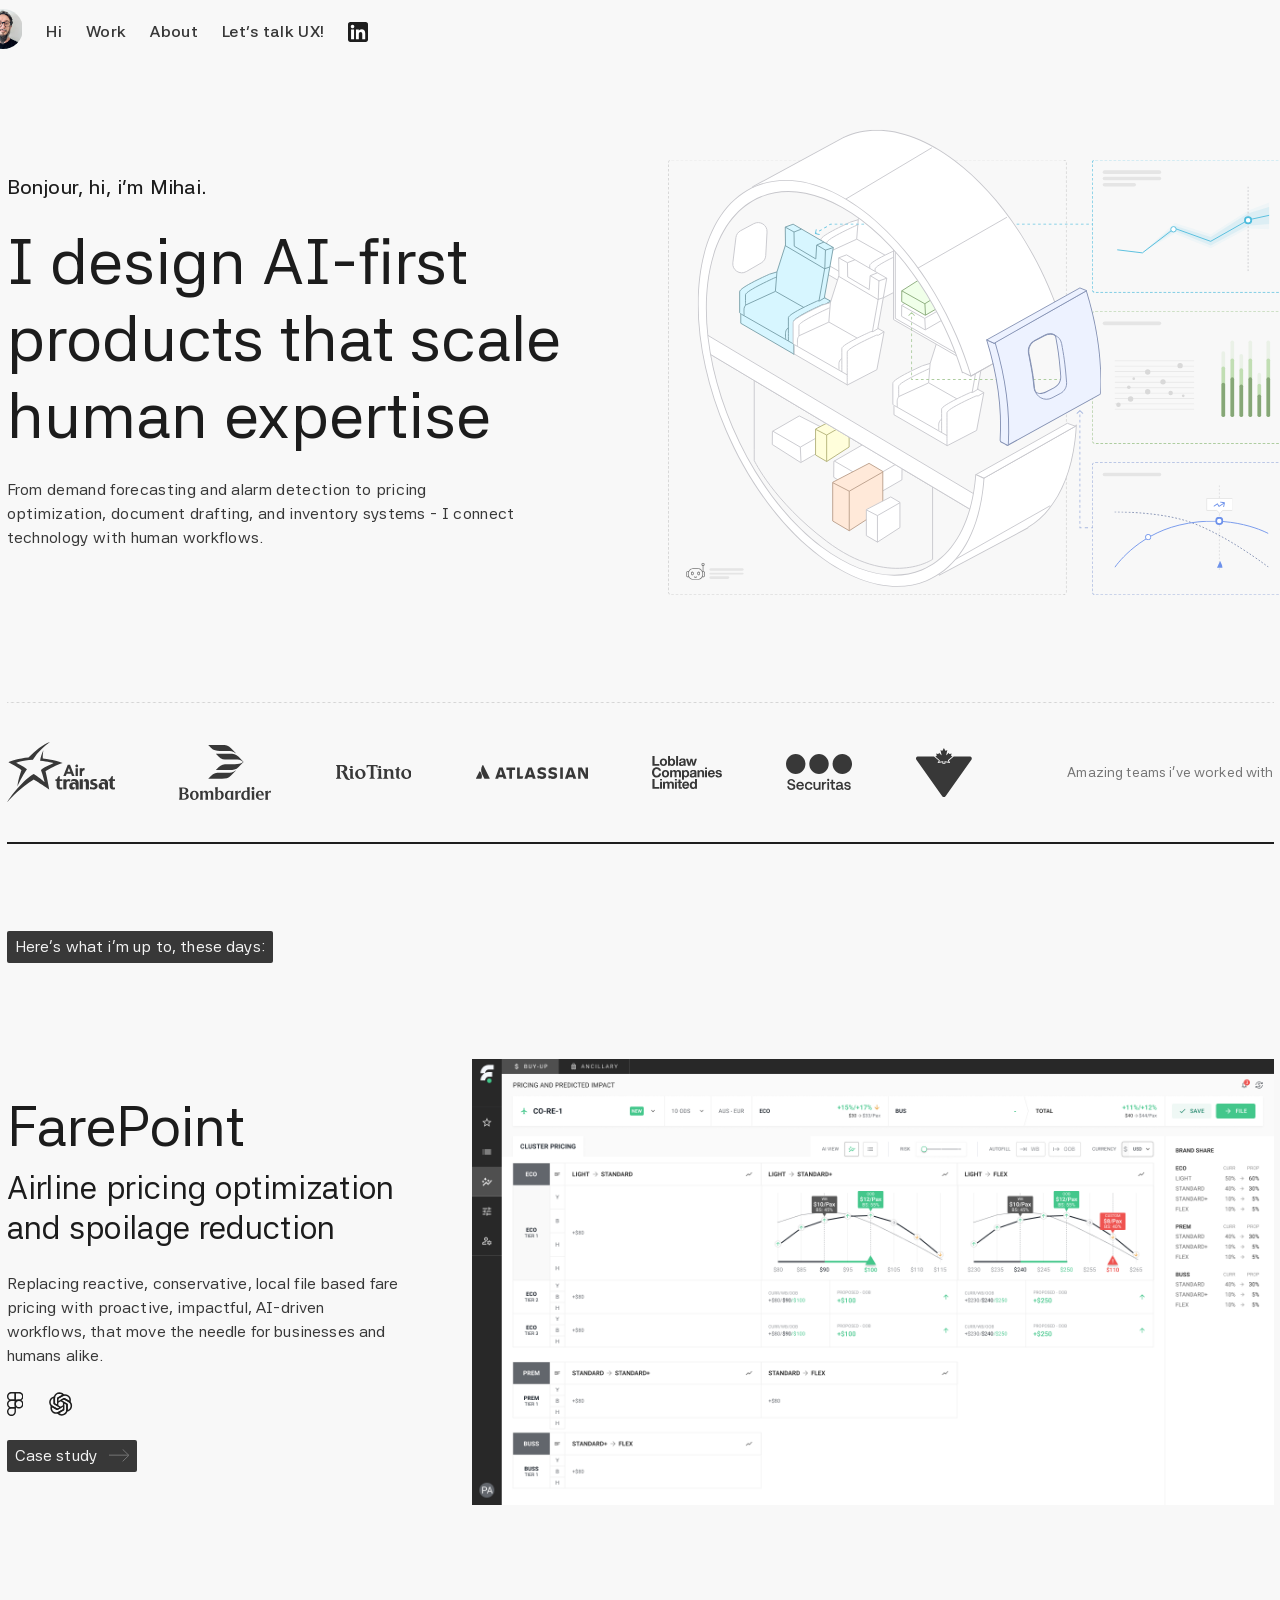
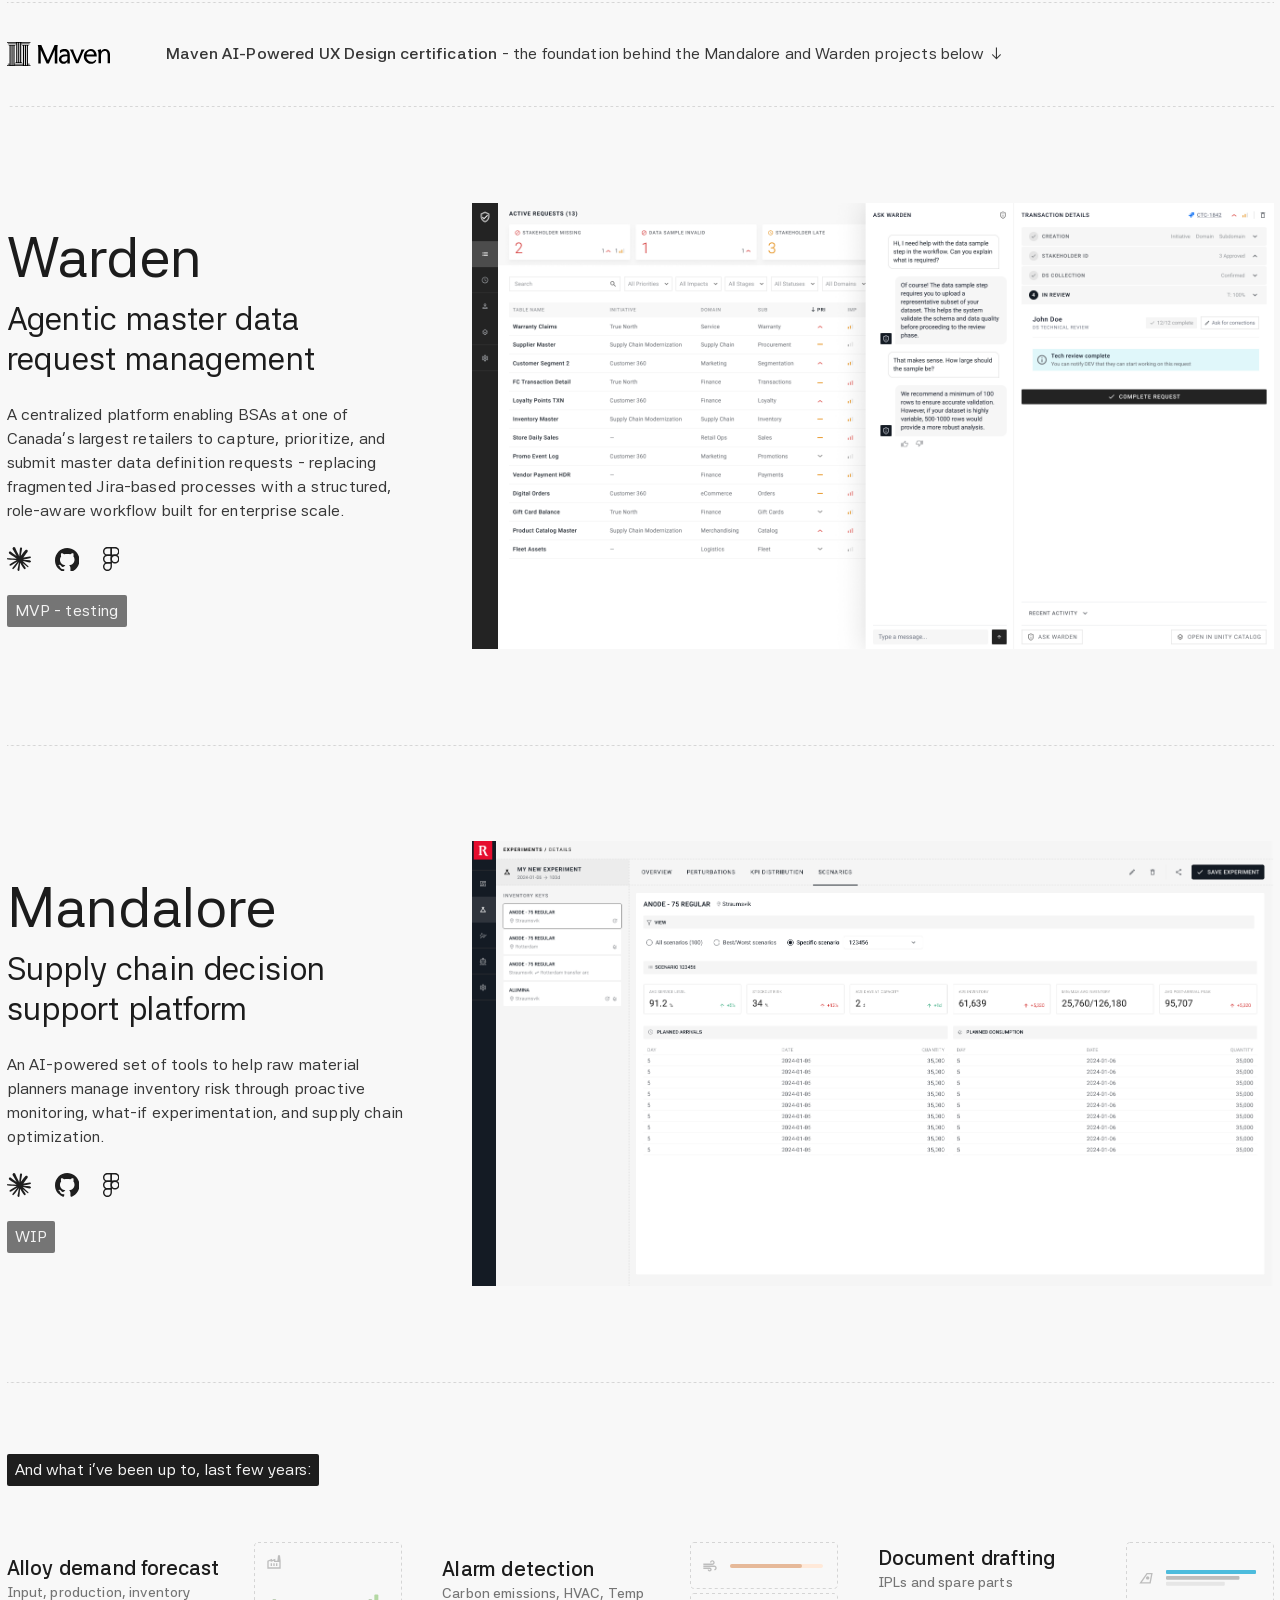
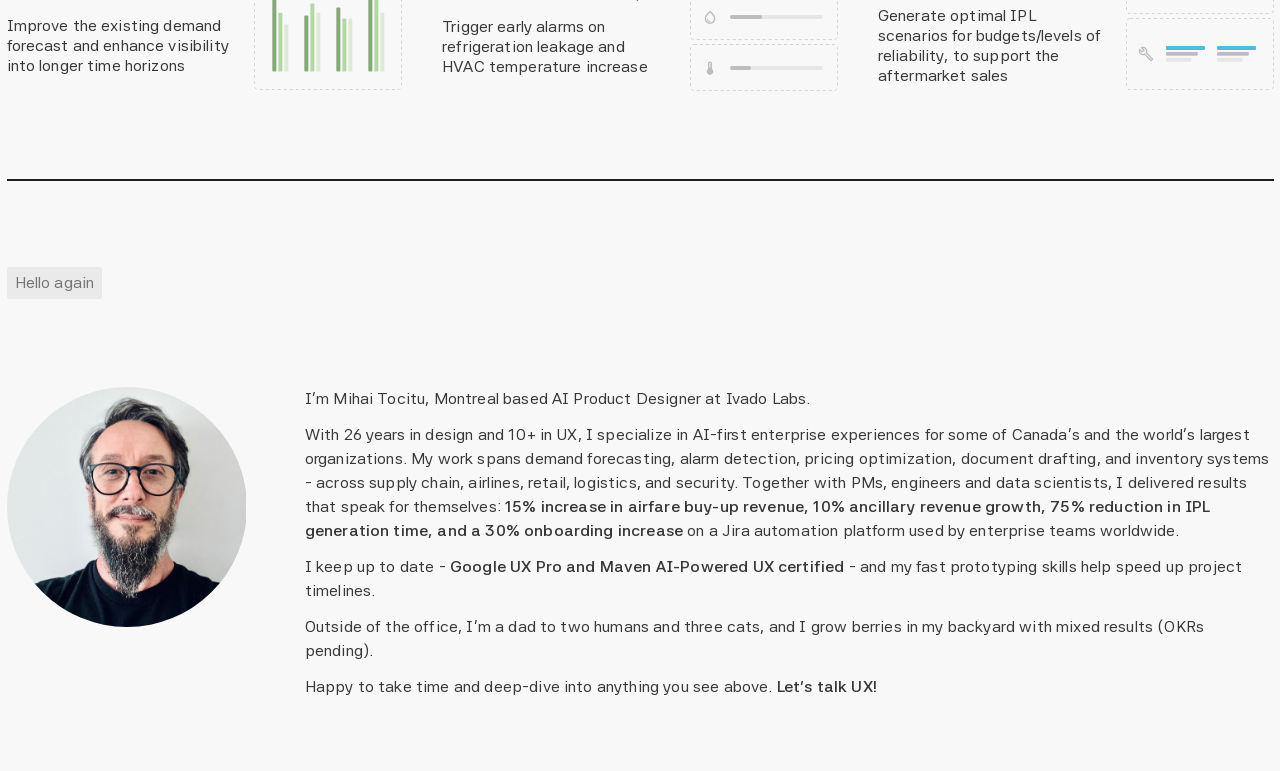
<file: index.html>
<!doctype html>
<html lang="en">
  <head>
    <meta charset="UTF-8" />
    <meta name="viewport" content="width=device-width, initial-scale=1.0" />
    <title>Mihai Tocitu - AI Product Designer</title>
    <link rel="stylesheet" href="style.css" />
    <style>

/* ===== Responsive view toggle (desktop <-> mobile) ===== */
.mob-view { display: none; }
@media (max-width: 767px) {
  .desktop-view { display: none !important; }
  .mob-view { display: block; }
}




.mob-points-row-gap{margin-top:8px}

:root {
  --primary: #1c1c1c;
  --secondary: #383838;
  --muted: #757575;
  --bg: #f8f8f8;
}

* { box-sizing: border-box; -webkit-tap-highlight-color: transparent; }
html, body { margin: 0; padding: 0; background: var(--bg); }
body {
  font-family: "Asta Sans", sans-serif;
  color: var(--secondary);
  font-weight: 400;
  -webkit-font-smoothing: antialiased;
}
img { max-width: 100%; display: block; }
a { text-decoration: none; color: inherit; }

/* NAV */
.mob-nav {
  display: flex;
  align-items: center;
  gap: 16px;
  padding: 14px 20px;
  background: var(--bg);
  position: sticky;
  top: 0;
  z-index: 1000;
  overflow-x: auto;
  -webkit-overflow-scrolling: touch;
  scrollbar-width: none;
}
.mob-nav::-webkit-scrollbar { display: none; }
.mob-nav img.mob-avatar { width: 32px; height: 32px; border-radius: 999px; flex-shrink: 0; object-fit: cover; }
.mob-nav a.mob-link {
  font-weight: 600;
  font-size: 14px;
  color: var(--secondary);
  white-space: nowrap;
  flex-shrink: 0;
}
.mob-nav a.mob-link:active { color: var(--primary); }
.mob-nav img.mob-li-icon { width: 18px; height: 18px; flex-shrink: 0; margin-left: auto; }

/* HERO - no visual on mobile */
.mob-hero { padding: 32px 20px 40px; }
.mob-hero .mob-kicker { font-size: 14px; color: var(--secondary); margin: 0 0 12px; }
.mob-hero h1 {
  font-size: 34px; line-height: 1.15; color: var(--primary);
  font-weight: 400; margin: 0 0 16px; letter-spacing: -0.02em;
}
.mob-hero p.mob-desc { font-size: 15px; line-height: 1.5; color: var(--secondary); margin: 0; max-width: 520px; }

/* LOGOS */
.mob-logos-section {
  border-top: 1px dashed #d9d9d9;
  border-bottom: 1px solid var(--primary);
  padding: 20px 0;
  margin: 0 20px;
}
.mob-logos-scroll {
  overflow-x: auto; -webkit-overflow-scrolling: touch; scrollbar-width: none; cursor: grab;
  margin: 0 -20px; padding: 0 20px;
}
.mob-logos-scroll::-webkit-scrollbar { display: none; }
.mob-logos-scroll img { height: 40px; width: auto; max-width: none; }

/* CHIP */
.mob-chip-row { padding: 24px 20px 0; }
.mob-chip { display: inline-block; background: #383838; color: #f3f3f3; font-size: 14px; padding: 6px 10px; border-radius: 2px; }
.mob-chip.mob-muted-bg { background: #757575; }

/* PROJECTS */
.mob-project { padding: 32px 20px; border-top: 1px solid #e5e5e5; }
.mob-project .mob-title { font-size: 28px; color: var(--primary); font-weight: 400; margin: 0 0 6px; line-height: 1.2; }
.mob-project .mob-subtitle { font-size: 16px; color: var(--primary); font-weight: 400; margin: 0 0 16px; line-height: 1.3; }
.mob-project .mob-shot { width: 100%; border-radius: 4px; overflow: hidden; margin-bottom: 16px; }
.mob-project .mob-shot img { width: 100%; height: auto; object-fit: cover; object-position: top left; }
.mob-project .mob-desc { font-size: 14px; line-height: 1.5; color: var(--secondary); margin: 0 0 16px; }
.mob-project .mob-icons { margin-bottom: 16px; }
.mob-project .mob-icons img { height: 28px; width: auto; }
.mob-project .mob-cta-btn { display: inline-flex; align-items: center; gap: 8px; background: #383838; color: #f3f3f3; font-size: 14px; padding: 8px 12px; border-radius: 2px; }
.mob-project .mob-cta-chip { display: inline-block; background: #757575; color: #f3f3f3; font-size: 14px; padding: 6px 10px; border-radius: 2px; }

/* MAVEN */
.mob-maven { padding: 24px 20px; border-top: 1px solid #e5e5e5; display: flex; align-items: center; gap: 20px; flex-wrap: wrap; }
.mob-maven img { width: 90px; height: auto; flex-shrink: 0; }
.mob-maven p { font-size: 14px; line-height: 1.5; color: var(--secondary); margin: 0; flex: 1; min-width: 200px; }
.mob-maven p b { font-weight: 600; color: var(--secondary); }

/* UP-TO CARDS */
.mob-upto { padding: 32px 20px; border-top: 1px solid #e5e5e5; }
.mob-upto-card { display: flex; gap: 16px; align-items: flex-start; padding: 20px 0; border-top: 1px solid #e5e5e5; }
.mob-upto-card:first-of-type { border-top: none; }
.mob-upto-card img.mob-visual { width: 64px; height: 64px; flex-shrink: 0; }
.mob-upto-card .mob-body h3 { font-size: 17px; color: var(--primary); font-weight: 600; margin: 0 0 4px; }
.mob-upto-card .mob-body .mob-subtitle { font-size: 14px; color: var(--muted); margin: 0 0 8px; }
.mob-upto-card .mob-body .mob-desc { font-size: 14px; line-height: 1.5; color: var(--secondary); margin: 0; }

/* ABOUT */
.mob-about { padding: 32px 20px; border-top: 1px solid #e5e5e5; }
.mob-about-photo { width: 96px; height: 96px; border-radius: 999px; overflow: hidden; margin-bottom: 20px; }
.mob-about-photo img { width: 100%; height: 100%; object-fit: cover; }
.mob-about p { font-size: 14px; line-height: 1.6; color: var(--secondary); margin: 0 0 12px; }
.mob-about p b { font-weight: 600; }
.mob-about a.mob-mail { font-weight: 600; color: var(--primary); }

.mob-note { margin: 24px 20px; padding: 12px 14px; font-size: 13px; color: var(--muted); background: #eaeaea; border-radius: 4px; line-height: 1.5; }

.mob-closing { padding: 40px 20px 56px; border-top: 1px solid var(--primary); text-align: center; }

    </style>
  </head>
  <body data-page="homepage">
    <div class="desktop-view">
      <div id="root"></div>
    </div>
    <div class="mob-view">


<mob-nav class="mob-nav" aria-label="Main">
  <img class="mob-avatar" src="assets/mobile/profile-photo.png" alt="Mihai Tocitu" />
  <a class="mob-link" href="#mob-hi">Hi</a>
  <a class="mob-link" href="#mob-work">Work</a>
  <a class="mob-link" href="#mob-about">About</a>
  <a href="https://www.linkedin.com/in/mihaitocitu/" target="_blank" rel="noopener noreferrer" style="margin-left:auto; flex-shrink:0; display:flex;"><img class="mob-li-icon" style="margin:0;" src="assets/mobile/linkedin-icon.png" alt="LinkedIn" /></a>
</mob-nav>



<header class="mob-hero" id="mob-hi">
  <p class="mob-kicker">Bonjour, hi, i'm Mihai.</p>
  <h1>I design AI-first products that scale human expertise</h1>
  <p class="mob-desc">From demand forecasting and alarm detection to pricing optimization, document drafting, and inventory systems - I connect technology with human workflows.</p>
</header>

<section class="mob-logos-section">
  <div class="mob-logos-scroll" id="mob-logosScroll">
    <img src="assets/mobile/logos-strip.png" alt="Air Transat, Bombardier, Rio Tinto, Atlassian, Loblaw Companies, Securitas - Amazing teams i've worked with" />
  </div>
</section>

<div class="mob-chip-row" id="mob-work">
  <span class="mob-chip">Here's what i'm up to, these days:</span>
</div>

<article class="mob-project" id="mob-farepoint">
  <h2 class="mob-title">FarePoint</h2>
  <p class="mob-subtitle">Airline pricing optimization and spoilage reduction</p>
  <div class="mob-shot"><img src="assets/8013b61e40e728702e74fd214a6cb19f09125854-BGOG4jAZ.png" alt="FarePoint pricing tool screenshot" /></div>
  <p class="mob-desc">Replacing reactive, conservative, local file based fare pricing with proactive, impactful, AI-driven workflows, that move the needle for businesses and humans alike.</p>
  <div class="mob-icons"><img src="assets/mobile/icons-farepoint.png" alt="Tools used" /></div>
  <a class="mob-cta-btn" href="farepoint-case-study.html">Case study &rarr;</a>
</article>

<div class="mob-maven">
  <img src="assets/mobile/maven-logo.png" alt="Maven" />
  <p><b>Maven AI-Powered UX Design certification</b> - the foundation behind the Mandalore and Warden projects below &darr;</p>
</div>

<article class="mob-project" id="mob-warden">
  <h2 class="mob-title">Warden</h2>
  <p class="mob-subtitle">Agentic master data request management</p>
  <div class="mob-shot"><img src="assets/674e346c5b335bd647c10db31b48ea4b400bc433-5sbv5esO.png" alt="Warden tool screenshot" /></div>
  <p class="mob-desc">A centralized platform enabling BSAs at one of Canada's largest retailers to capture, prioritize, and submit master data definition requests - replacing fragmented Jira-based processes with a structured, role-aware workflow built for enterprise scale.</p>
  <div class="mob-icons"><img src="assets/mobile/icons-warden.png" alt="Tools used" /></div>
  <span class="mob-cta-chip">MVP - testing</span>
</article>

<article class="mob-project" id="mob-mandalore">
  <h2 class="mob-title">Mandalore</h2>
  <p class="mob-subtitle">Supply chain decision support platform</p>
  <div class="mob-shot"><img src="assets/6a9f29197c529564a5f7f41854e991bc3b52970c-VM4piaCJ.png" alt="Mandalore tool screenshot" /></div>
  <p class="mob-desc">An AI-powered set of tools to help raw material planners manage inventory risk through proactive monitoring, what-if experimentation, and supply chain optimization.</p>
  <div class="mob-icons"><img src="assets/mobile/icons-mandalore.png" alt="Tools used" /></div>
  <span class="mob-cta-chip">WIP</span>
</article>

<div class="mob-chip-row">
  <span class="mob-chip">And what i've been up to, last few years:</span>
</div>

<section class="mob-upto">
  <div class="mob-upto-card">
    <img class="mob-visual" src="assets/mobile/visual1.svg" alt="" />
    <div class="mob-body">
      <h3>Alloy demand forecast</h3>
      <p class="mob-subtitle">Input, production, inventory</p>
      <p class="mob-desc">Improve the existing demand forecast and enhance visibility into longer time horizons</p>
    </div>
  </div>
  <div class="mob-upto-card">
    <img class="mob-visual" src="assets/mobile/visual2.svg" alt="" />
    <div class="mob-body">
      <h3>Alarm detection</h3>
      <p class="mob-subtitle">Carbon emissions, HVAC, Temp</p>
      <p class="mob-desc">Trigger early alarms on refrigeration leakage and HVAC temperature increase</p>
    </div>
  </div>
  <div class="mob-upto-card">
    <img class="mob-visual" src="assets/mobile/visual3.svg" alt="" />
    <div class="mob-body">
      <h3>Document drafting</h3>
      <p class="mob-subtitle">IPLs and spare parts</p>
      <p class="mob-desc">Generate optimal IPL scenarios for budgets/levels of reliability, to support the aftermarket sales</p>
    </div>
  </div>
</section>

<div class="mob-chip-row" id="mob-about">
  <span class="mob-chip mob-muted-bg">Hello again</span>
</div>

<section class="mob-about">
  <div class="mob-about-photo"><img src="assets/mobile/about-photo.png" alt="Mihai Tocitu" /></div>
  <p>I'm Mihai Tocitu, Montreal based AI Product Designer at Ivado Labs.</p>
  <p>With 26 years in design and 10+ in UX, I specialize in AI-first enterprise experiences for some of Canada's and the world's largest organizations. My work spans demand forecasting, alarm detection, pricing optimization, document drafting, and inventory systems - across supply chain, airlines, retail, logistics, and security. Together with PMs, engineers and data scientists, I delivered results that speak for themselves: <b>15% increase in airfare buy-up revenue, 10% ancillary revenue growth, 75% reduction in IPL generation time, and a 30% onboarding increase</b> on a Jira automation platform used by enterprise teams worldwide.</p>
  <p>I keep up to date - <b>Google UX Pro and Maven AI-Powered UX certified</b> - and my fast prototyping skills help speed up mob-project timelines.</p>
  <p>Outside of the office, I'm a dad to two humans and three cats, and I grow berries in my backyard with mixed results (OKRs pending).</p>
  <p>Happy to take time and deep-dive into anything you see above. <a class="mob-mail" href="mailto:mihai.tocitu@gmail.com">Let's talk UX!</a></p>
</section>

<script>
(function(){
  var el = document.getElementById('mob-logosScroll');
  if (!el) return;
  var isDown = false, startX = 0, startScroll = 0, moved = false;
  el.addEventListener('pointerdown', function(e){
    isDown = true; moved = false;
    startX = e.clientX;
    startScroll = el.scrollLeft;
    el.setPointerCapture(e.pointerId);
    el.style.cursor = 'grabbing';
  });
  el.addEventListener('pointermove', function(e){
    if (!isDown) return;
    var dx = e.clientX - startX;
    if (Math.abs(dx) > 3) moved = true;
    el.scrollLeft = startScroll - dx;
  });
  function end(e){
    isDown = false;
    el.style.cursor = 'grab';
  }
  el.addEventListener('pointerup', end);
  el.addEventListener('pointerleave', end);
  el.addEventListener('pointercancel', end);
  el.addEventListener('click', function(e){ if (moved) { e.preventDefault(); e.stopPropagation(); } }, true);
})();
</script>

    </div>
    <script type="module" src="app.js"></script>
  </body>
</html>
</file>
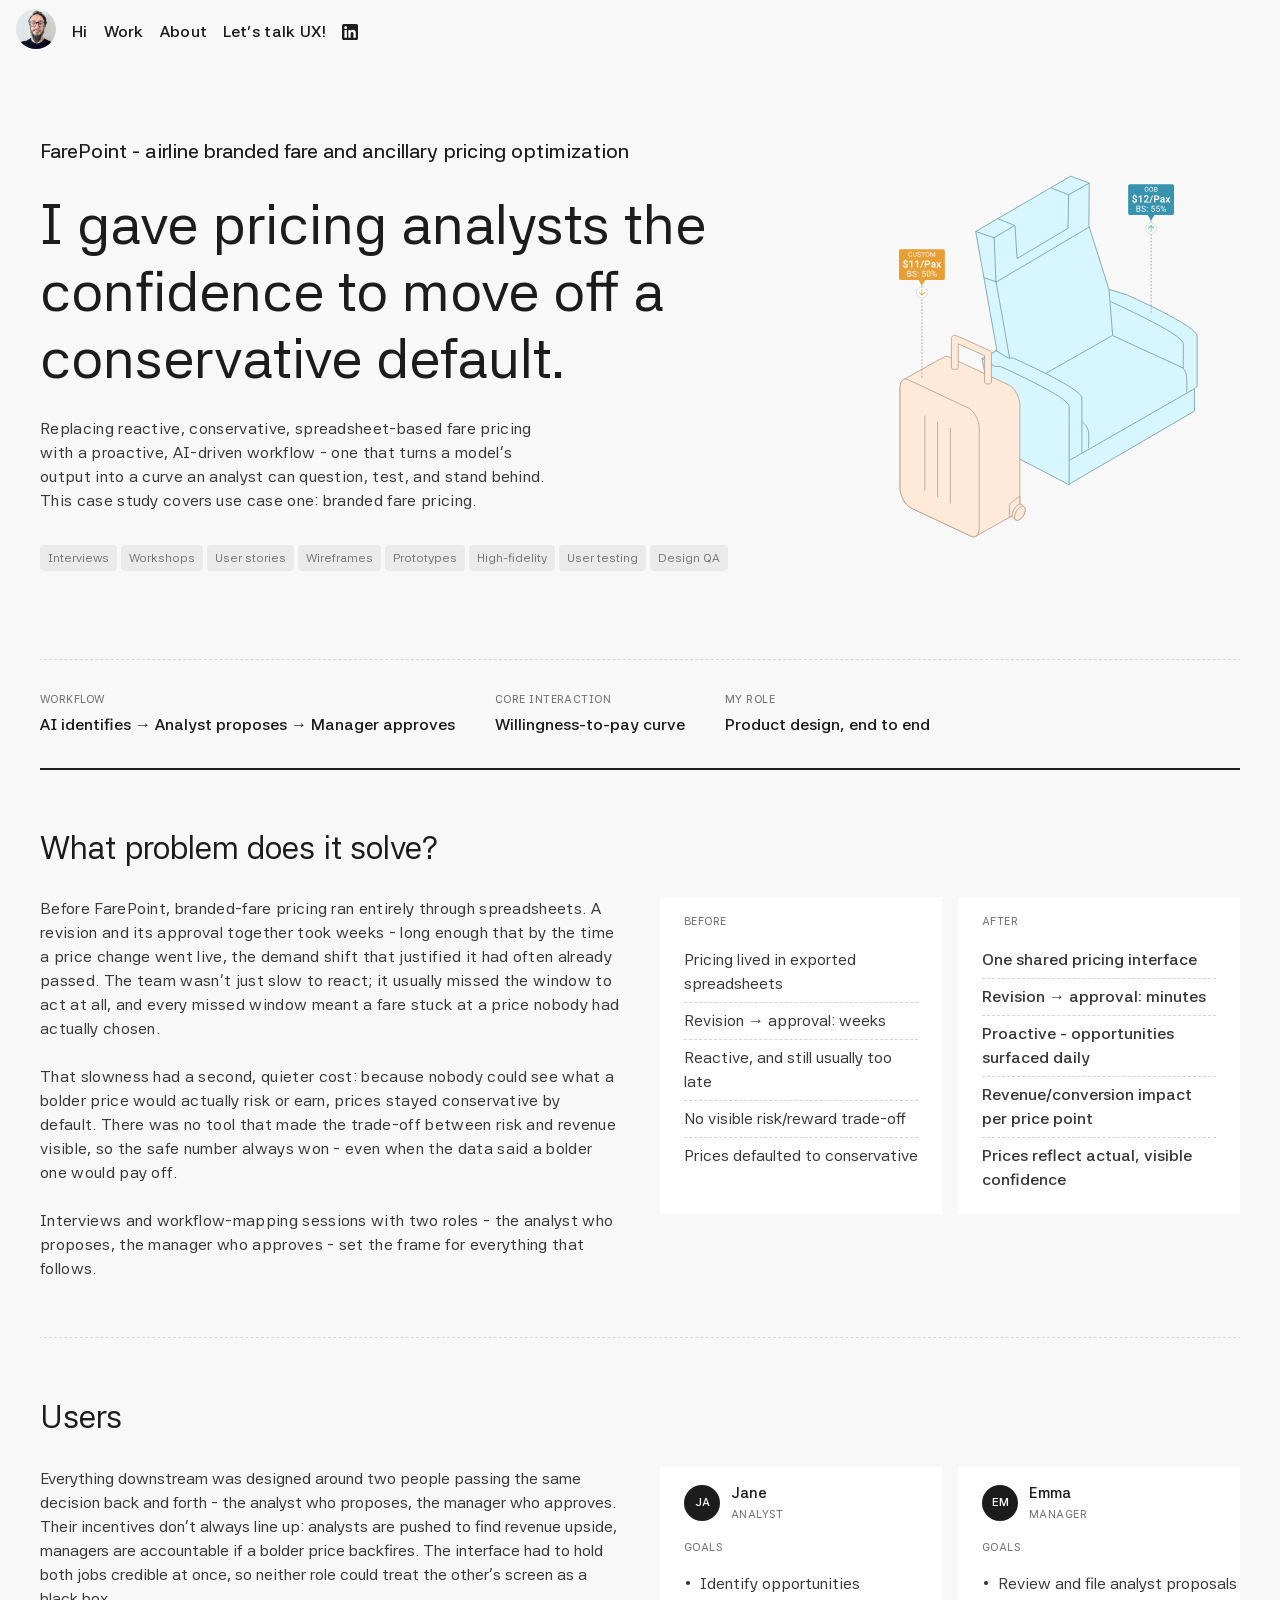
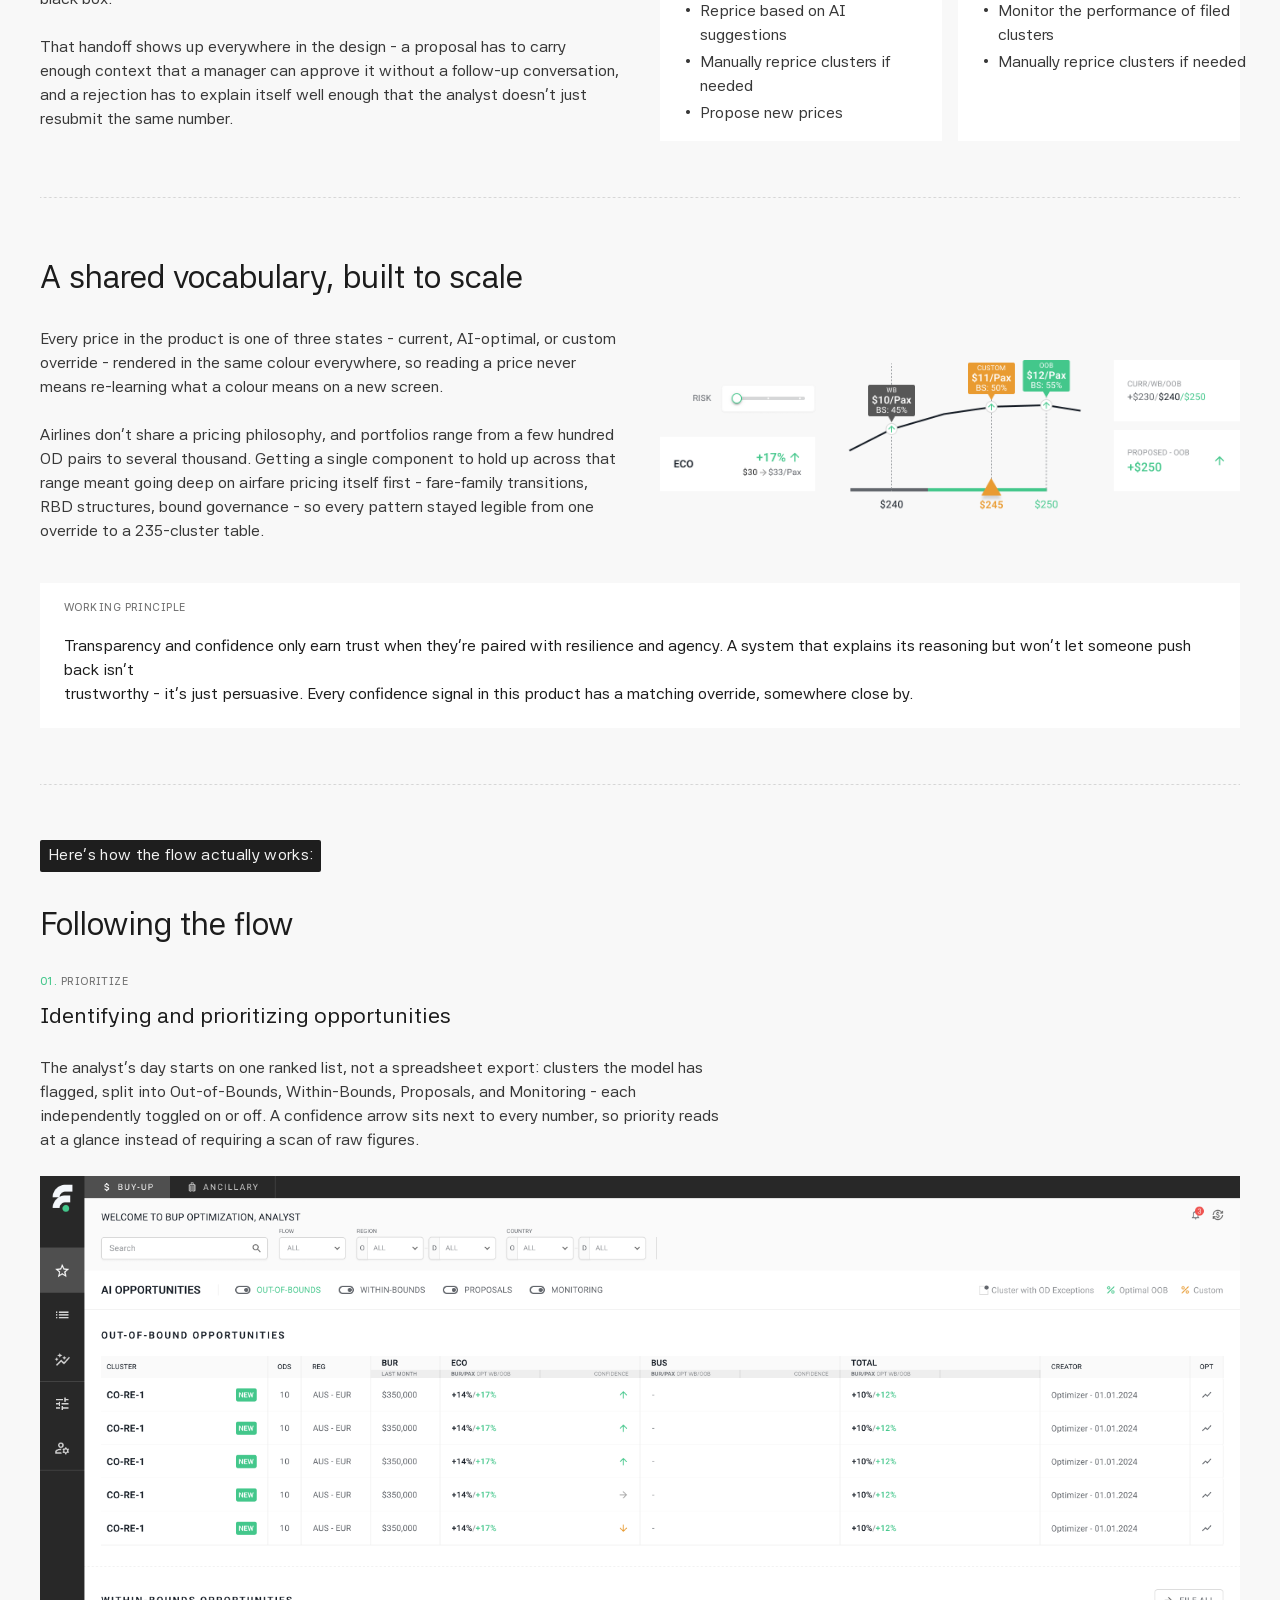
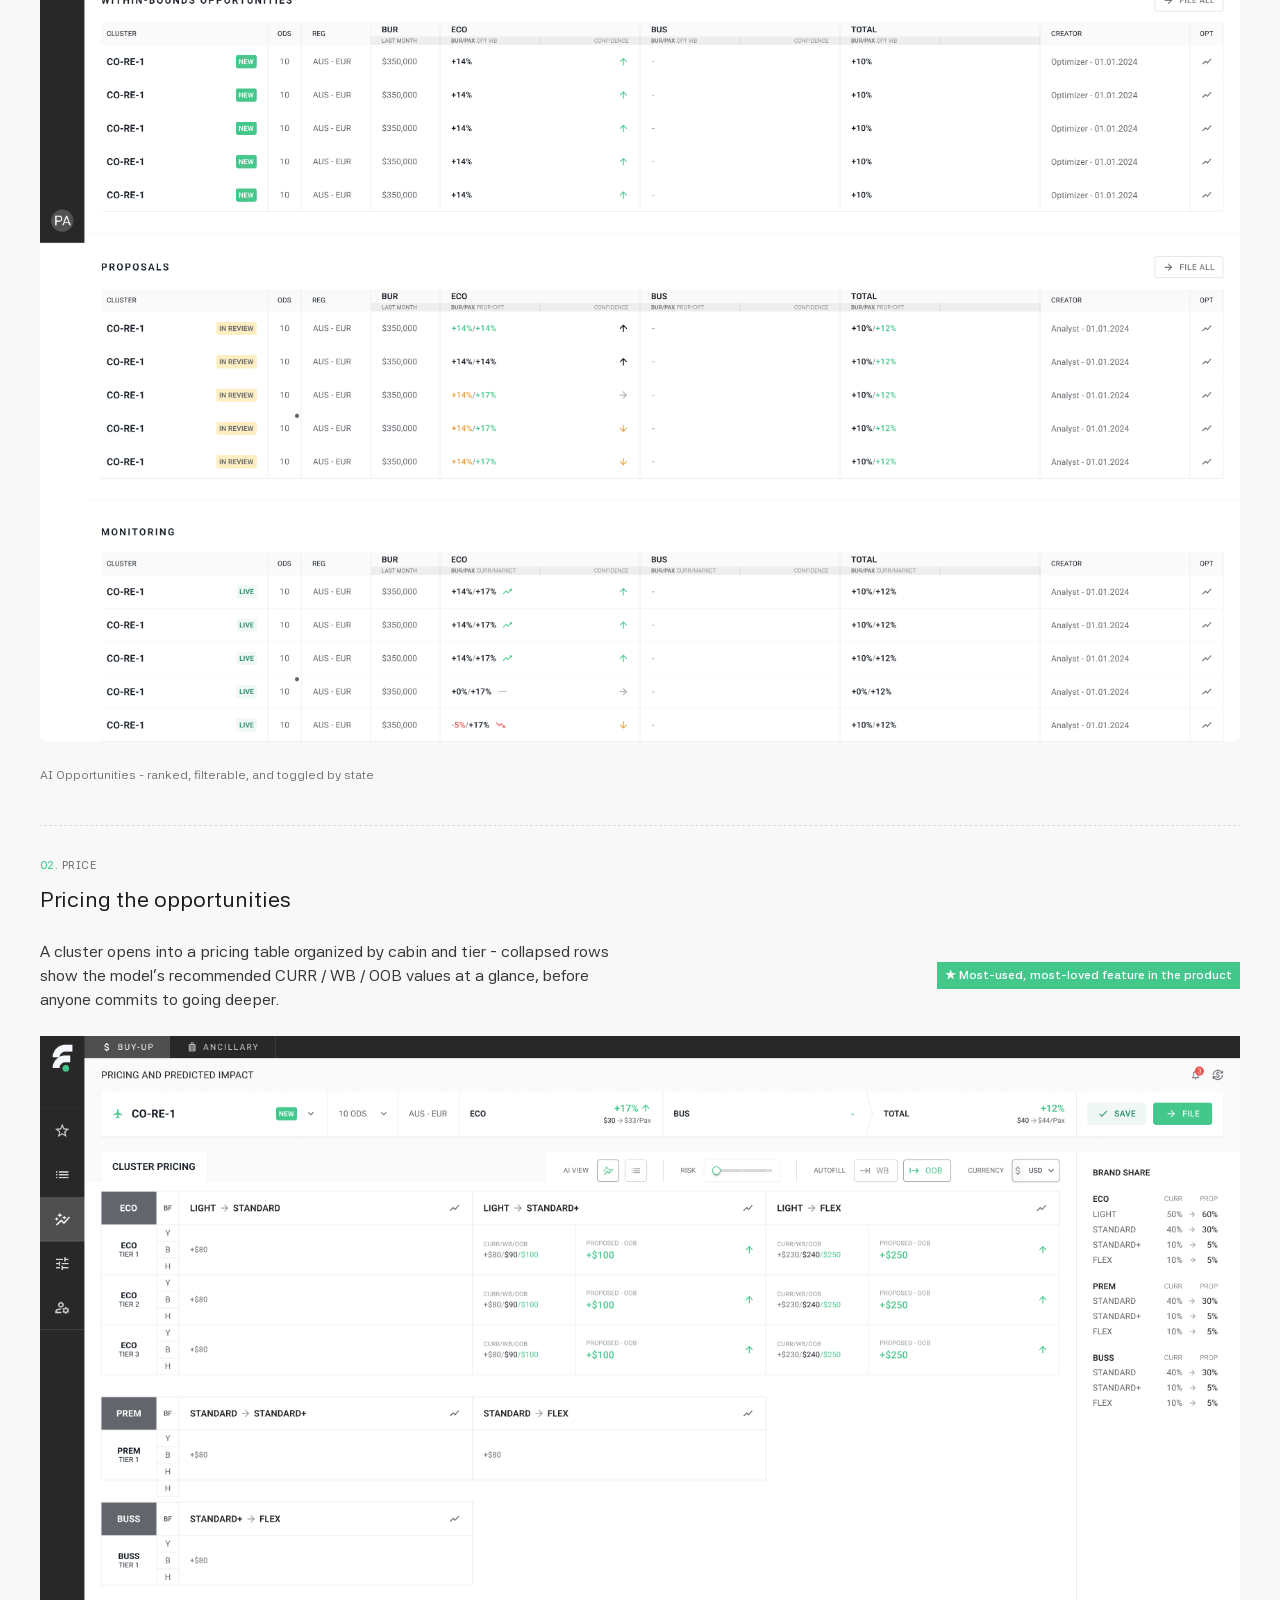
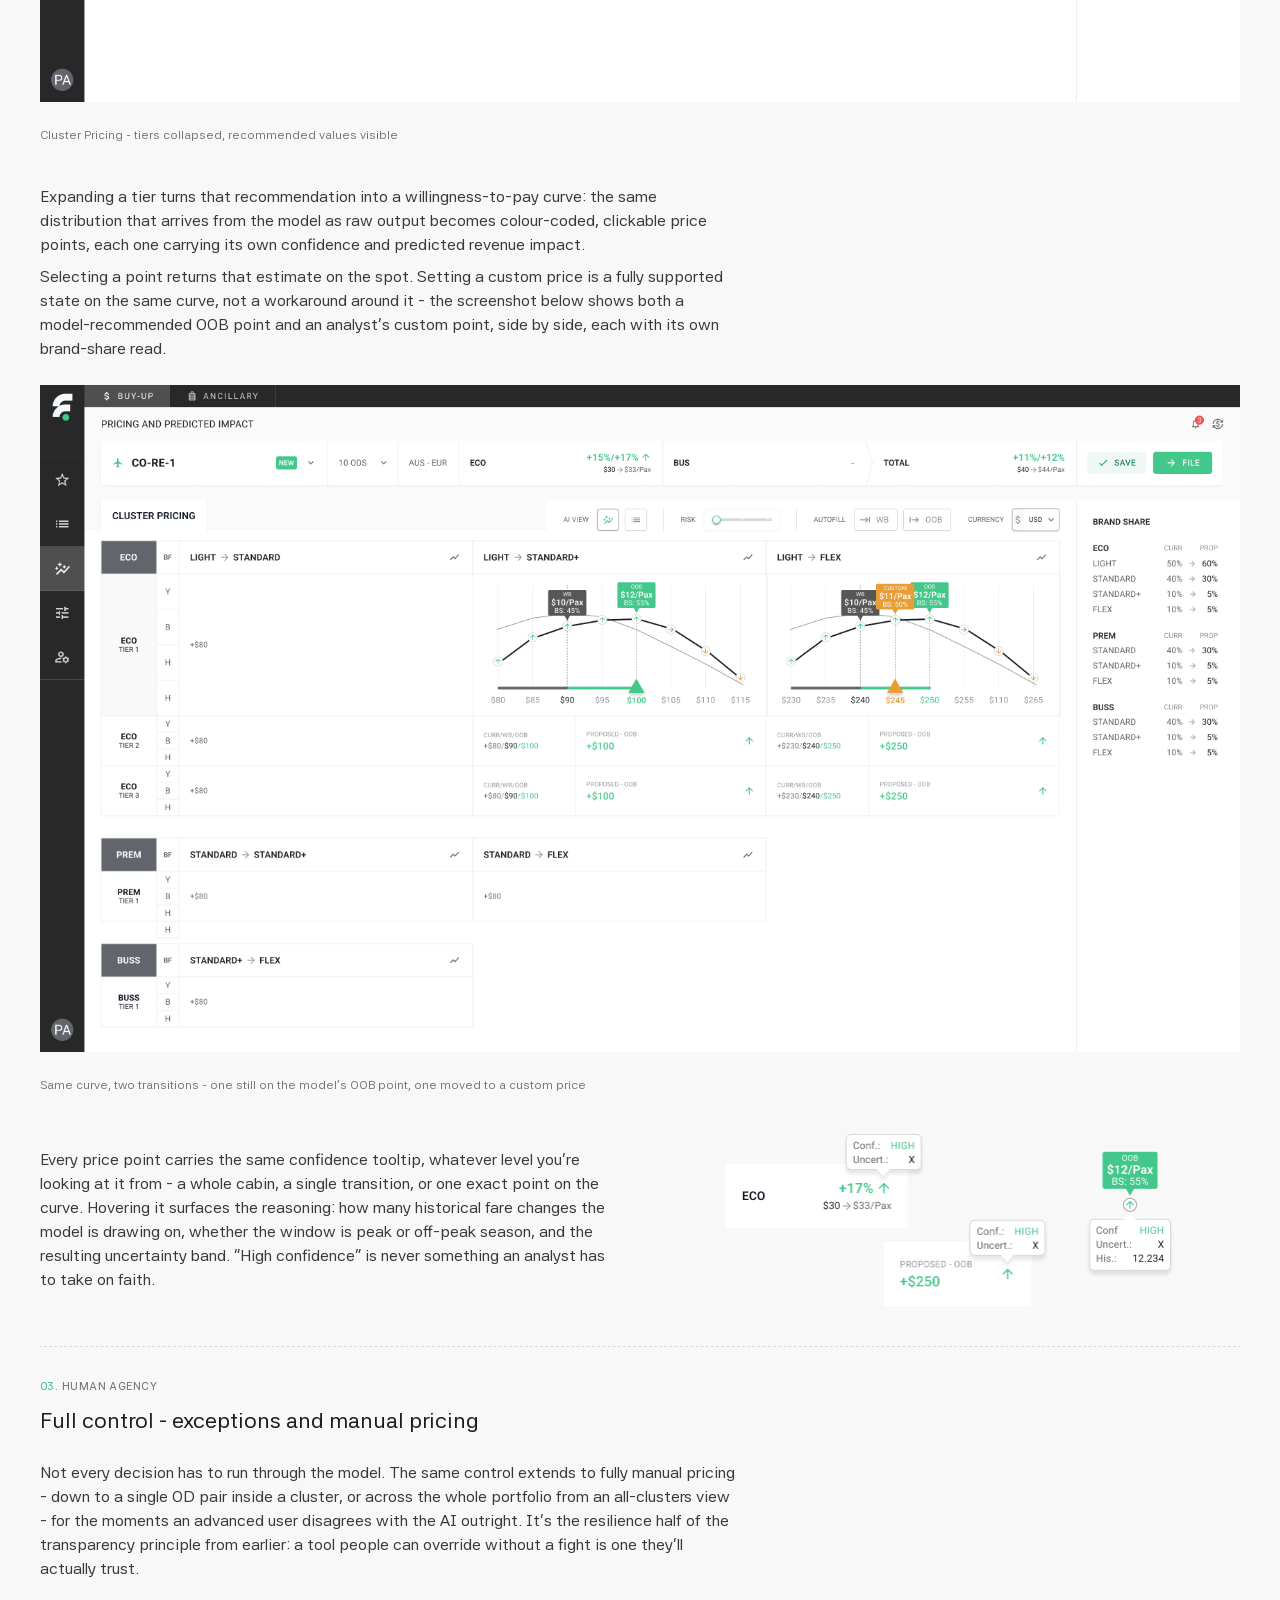
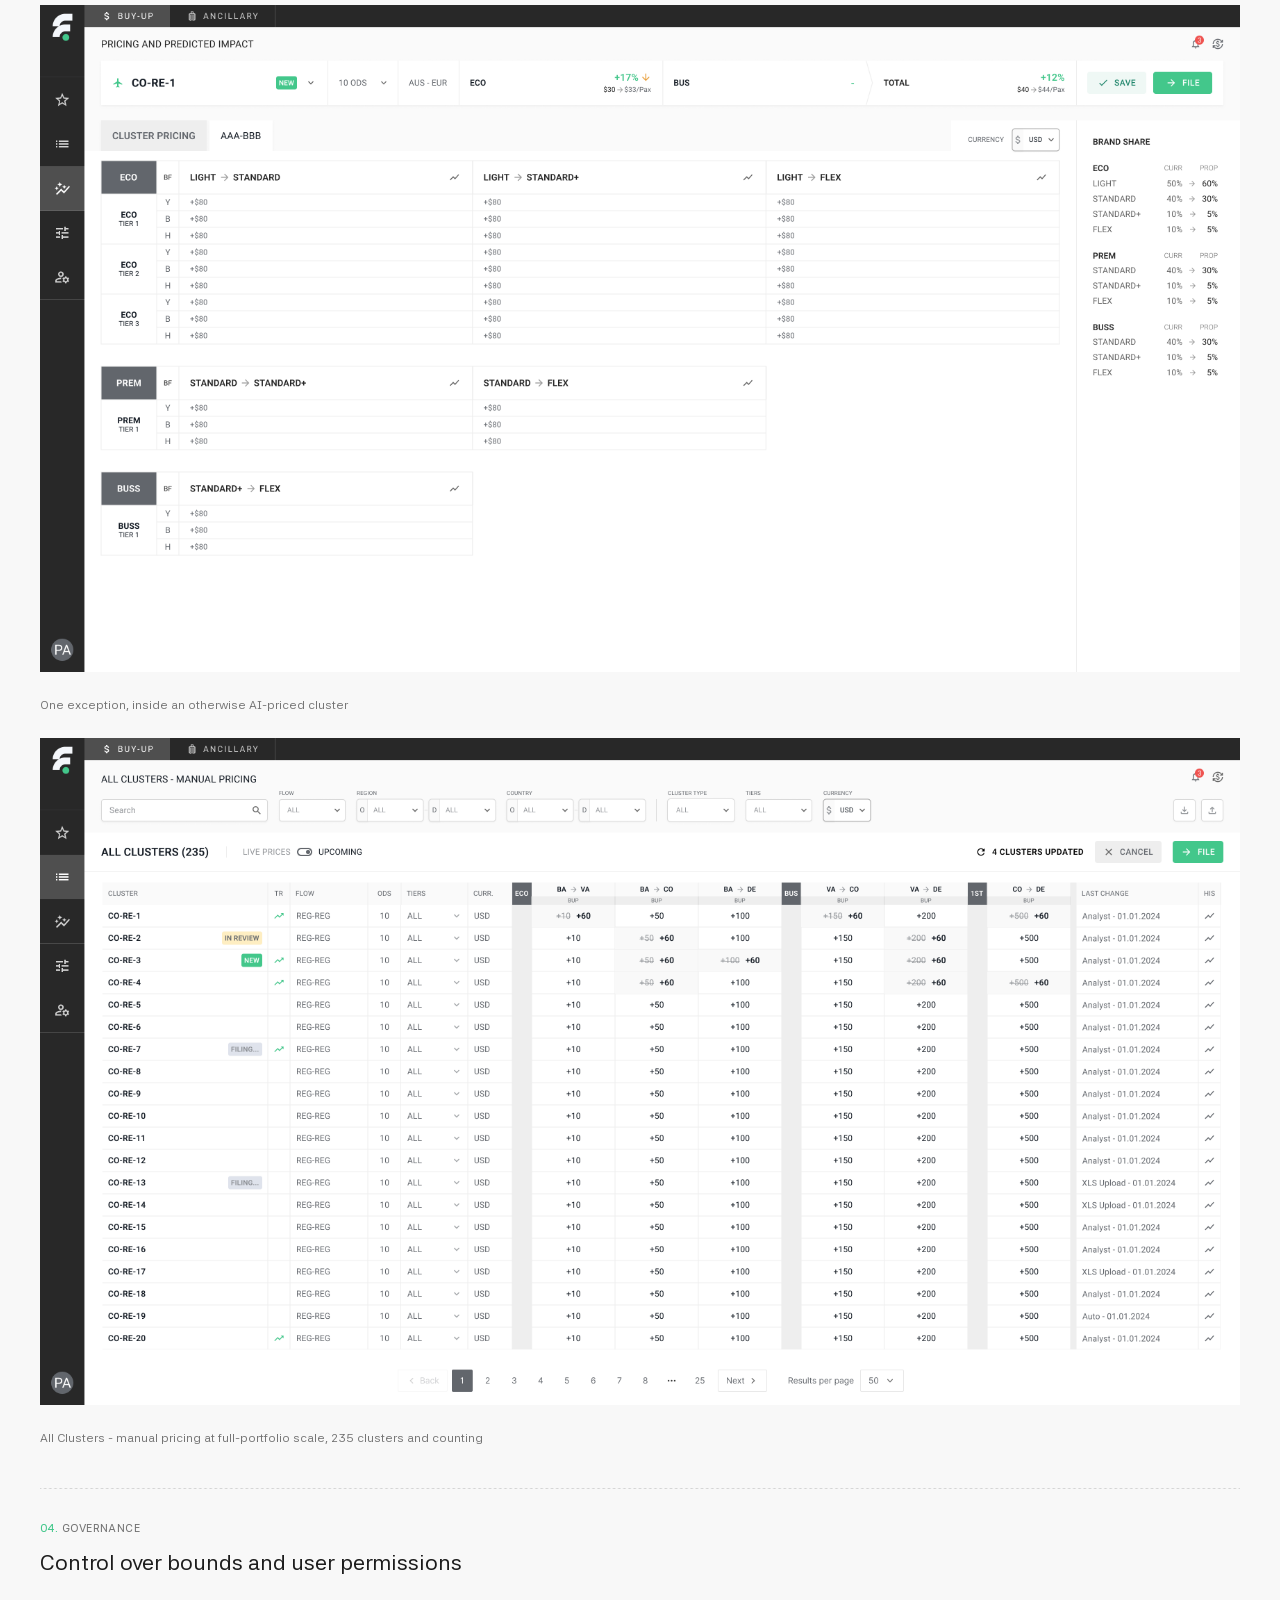
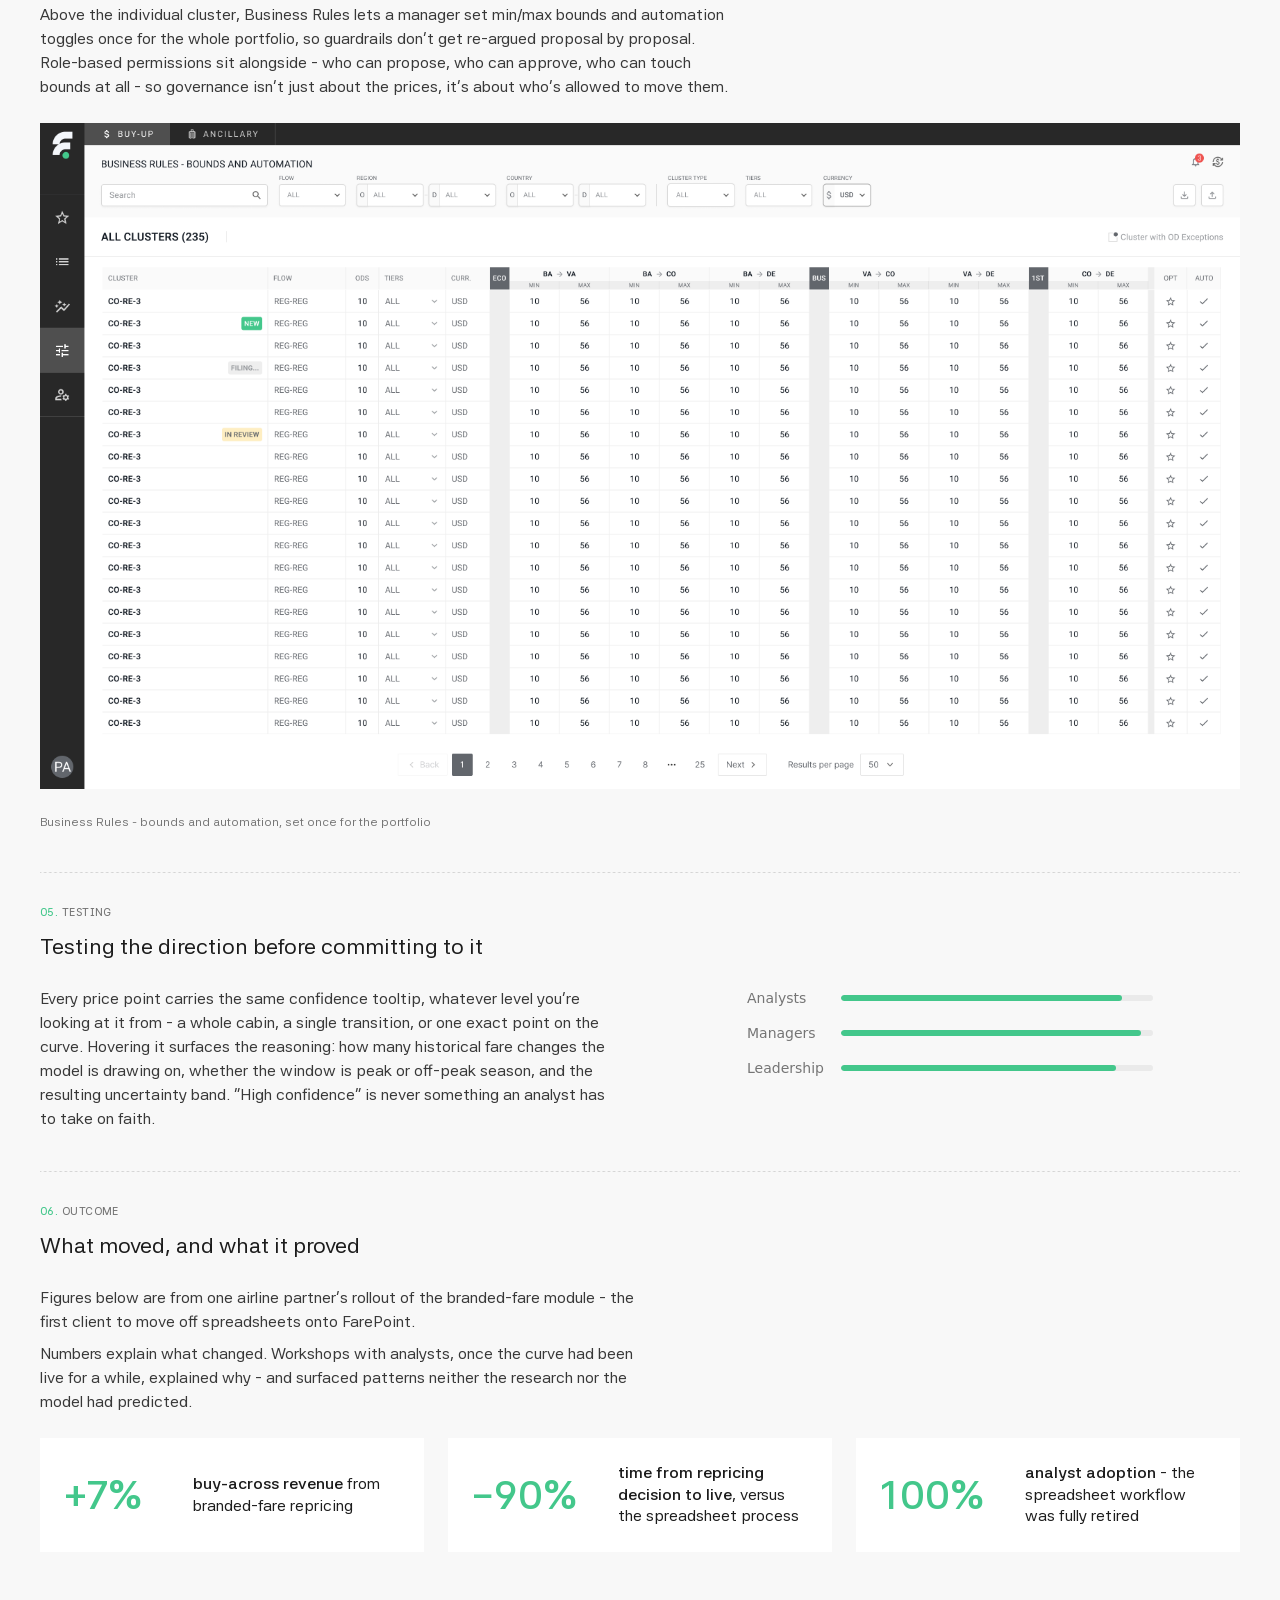
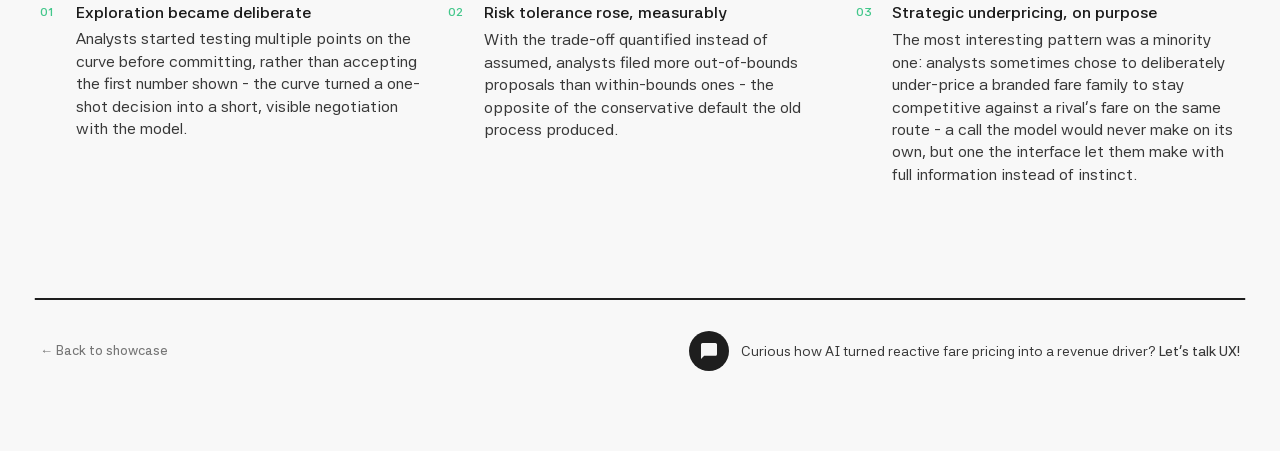
<file: farepoint-case-study.html>
<!doctype html>
<html lang="en">
  <head>
    <meta charset="UTF-8" />
    <meta name="viewport" content="width=device-width, initial-scale=1.0" />
    <title>FarePoint - Airline Fare &amp; Ancillary Pricing Optimization</title>
    <link rel="stylesheet" href="style.css" />
    <style>

/* ===== Responsive view toggle (desktop <-> mobile) ===== */
.mob-view { display: none; }
@media (max-width: 767px) {
  .desktop-view { display: none !important; }
  .mob-view { display: block; }
}

:root {
  --primary: #1c1c1c;
  --secondary: #383838;
  --muted: #757575;
  --bg: #f8f8f8;
  --green: #43c78b;
}
* { box-sizing: border-box; -webkit-tap-highlight-color: transparent; }
.mob-view { font-family: "Asta Sans", sans-serif; color: var(--secondary); font-weight: 400; -webkit-font-smoothing: antialiased; background: var(--bg); }
.mob-view img { max-width: 100%; display: block; }
.mob-view a { text-decoration: none; color: inherit; }
.mob-view h1, .mob-view h2, .mob-view h3 { font-family: "Asta Sans", sans-serif; }

.mob-nav {
  display: flex; align-items: center; gap: 16px; padding: 14px 20px; background: var(--bg);
  position: sticky; top: 0; z-index: 1000; overflow-x: auto; -webkit-overflow-scrolling: touch; scrollbar-width: none;
}
.mob-nav::-webkit-scrollbar { display: none; }
.mob-nav img.mob-avatar { width: 32px; height: 32px; border-radius: 999px; flex-shrink: 0; object-fit: cover; }
.mob-nav a.mob-link { font-weight: 600; font-size: 14px; color: var(--secondary); white-space: nowrap; flex-shrink: 0; }
.mob-nav img.mob-li-icon { width: 18px; height: 18px; flex-shrink: 0; }

.mob-hero { padding: 28px 20px 24px; }
.mob-hero .mob-kicker { font-size: 14px; color: var(--secondary); margin: 0 0 12px; }
.mob-hero h1 { font-size: 28px; line-height: 1.2; color: var(--primary); font-weight: 400; margin: 0 0 16px; letter-spacing: -0.01em; }
.mob-hero p.mob-desc { font-size: 15px; line-height: 1.5; color: var(--secondary); margin: 0; }

.mob-chips-scroll {
  display: flex; gap: 8px; overflow-x: auto; -webkit-overflow-scrolling: touch; scrollbar-width: none;
  padding: 0 20px 24px; cursor: grab;
}
.mob-chips-scroll::-webkit-scrollbar { display: none; }
.mob-method-chip {
  flex-shrink: 0; background: #eaeaea; color: var(--secondary); font-size: 13px; padding: 6px 10px; border-radius: 2px; white-space: nowrap;
}

.mob-kpis { padding: 20px 20px 28px; border-top: 1px dashed #d9d9d9; margin: 0 20px 0; display: flex; flex-direction: column; gap: 16px; }
.mob-kpi { }
.mob-eyebrow { font-size: 11px; font-weight: 600; letter-spacing: 0.04em; text-transform: uppercase; color: var(--muted); margin: 0 0 4px; }
.mob-eyebrow.mob-green { color: var(--green); }
.mob-kpi-value { font-size: 16px; font-weight: 600; color: var(--primary); margin: 0; line-height: 1.3; }

.mob-section { padding: 28px 20px; border-top: 1px solid #e5e5e5; }
.mob-section h2 { font-size: 24px; color: var(--primary); font-weight: 400; margin: 0 0 16px; line-height: 1.25; }
.mob-section p.mob-desc { font-size: 14px; line-height: 1.55; color: var(--secondary); margin: 0 0 14px; }

.mob-baxbox { background: #fff; border-radius: 4px; padding: 16px; margin-bottom: 12px; }
.mob-baxitem { font-size: 14px; color: var(--secondary); margin: 0 0 10px; padding-bottom: 10px; border-bottom: 1px dashed #e5e5e5; }
.mob-baxitem:last-child { border-bottom: none; margin-bottom: 0; padding-bottom: 0; }

.mob-persona { background: #fff; border-radius: 4px; padding: 16px; margin-bottom: 12px; }
.mob-persona-head { display: flex; align-items: center; gap: 12px; }
.mob-persona-avatar { width: 36px; height: 36px; border-radius: 999px; background: var(--primary); color: #fff; font-size: 13px; font-weight: 600; display: flex; align-items: center; justify-content: center; flex-shrink: 0; }
.mob-persona-name { font-size: 16px; font-weight: 600; color: var(--primary); margin: 0; }
.mob-persona-role { font-size: 12px; color: var(--muted); margin: 0; }

.mob-shot { width: 100%; border-radius: 4px; overflow: hidden; margin: 16px 0 8px; }
.mob-shot img { width: 100%; height: auto; }
.mob-caption { font-size: 13px; color: var(--muted); margin: 0; }

.mob-callout { background: #fff; border-radius: 4px; padding: 16px; margin-top: 20px; }

.mob-chip-row { padding: 24px 20px 0; }
.mob-chip { display: inline-block; background: #1e1e1e; color: #f3f3f3; font-size: 14px; padding: 6px 10px; border-radius: 2px; }

.mob-flow-step { padding: 28px 20px; border-top: 1px solid #e5e5e5; }
.mob-flow-step h3 { font-size: 20px; color: var(--primary); font-weight: 600; margin: 4px 0 12px; line-height: 1.3; }

.mob-bars { margin-top: 20px; display: flex; flex-direction: column; gap: 16px; }
.mob-bar-row { display: flex; align-items: center; gap: 12px; }
.mob-bar-row span { font-size: 14px; color: var(--secondary); width: 84px; flex-shrink: 0; }
.mob-bar-track { flex: 1; height: 6px; background: #e5e5e5; border-radius: 999px; overflow: hidden; }
.mob-bar-fill { height: 100%; background: var(--green); border-radius: 999px; }

.mob-stat { background: #fff; border-radius: 4px; padding: 20px; margin-bottom: 12px; }
.mob-stat-num { font-size: 40px; font-weight: 600; color: var(--green); margin: 0 0 8px; font-family: "Asta Sans", sans-serif; }
.mob-stat-desc { font-size: 15px; line-height: 1.4; color: var(--secondary); margin: 0; }
.mob-stat-desc b { font-weight: 600; }

.mob-point { padding-top: 20px; margin-top: 12px; border-top: 1px solid #e5e5e5; }
.mob-point h3 { font-size: 17px; color: var(--primary); font-weight: 600; margin: 4px 0 8px; }
.mob-point .mob-desc { font-size: 14px; line-height: 1.5; color: var(--secondary); margin: 0; }

.mob-closing { padding: 32px 20px 56px; border-top: 1px solid var(--primary); text-align: center; }
.mob-back { font-size: 14px; color: var(--muted); }
.mob-closing p { font-size: 14px; color: var(--secondary); }
.mob-mail { font-weight: 600; color: var(--primary); }

    </style>
  </head>
  <body data-page="farepoint">
    <div class="desktop-view">
      <div id="root"></div>
    </div>
    <div class="mob-view">
<nav class="mob-nav" aria-label="Main">
  <img class="mob-avatar" src="assets/mobile/profile-photo.png" alt="Mihai Tocitu" />
  <a class="mob-link" href="index.html">Hi</a>
  <a class="mob-link" href="index.html?section=work">Work</a>
  <a class="mob-link" href="index.html?section=about">About</a>
  <a href="https://www.linkedin.com/in/mihaitocitu/" target="_blank" rel="noopener noreferrer" style="margin-left:auto; flex-shrink:0; display:flex;">
    <img class="mob-li-icon" src="assets/mobile/linkedin-icon.png" alt="LinkedIn" />
  </a>
</nav>

<header class="mob-hero">
  <p class="mob-kicker">FarePoint - airline branded fare and ancillary pricing optimization</p>
  <h1>I gave pricing analysts the confidence to move off a conservative default.</h1>
  <p class="mob-desc">Replacing reactive, conservative, spreadsheet-based fare pricing with a proactive, AI-driven workflow - one that turns a model's output into a curve an analyst can question, test, and stand behind. This case study covers use case one: branded fare pricing.</p>
</header>

<div class="mob-chips-scroll" id="mob-chipsScroll">
  <span class="mob-method-chip">Interviews</span>
  <span class="mob-method-chip">Workshops</span>
  <span class="mob-method-chip">User stories</span>
  <span class="mob-method-chip">Wireframes</span>
  <span class="mob-method-chip">Prototypes</span>
  <span class="mob-method-chip">High-fidelity</span>
  <span class="mob-method-chip">User testing</span>
  <span class="mob-method-chip">Design QA</span>
</div>

<section class="mob-kpis">
  <div class="mob-kpi">
    <p class="mob-eyebrow">WORKFLOW</p>
    <p class="mob-kpi-value">AI identifies &rarr; Analyst proposes &rarr; Manager approves</p>
  </div>
  <div class="mob-kpi">
    <p class="mob-eyebrow">CORE INTERACTION</p>
    <p class="mob-kpi-value">Willingness-to-pay curve</p>
  </div>
  <div class="mob-kpi">
    <p class="mob-eyebrow">MY ROLE</p>
    <p class="mob-kpi-value">Product design, end to end</p>
  </div>
</section>

<section class="mob-section">
  <h2>What problem does it solve?</h2>
  <p class="mob-desc">Before FarePoint, branded-fare pricing ran entirely through spreadsheets. A revision and its approval together took weeks - long enough that by the time a price change went live, the demand shift that justified it had often already passed. The team wasn't just slow to react; it usually missed the window to act at all, and every missed window meant a fare stuck at a price nobody had actually chosen.</p>
  <p class="mob-desc">That slowness had a second, quieter cost: because nobody could see what a bolder price would actually risk or earn, prices stayed conservative by default. There was no tool that made the trade-off between risk and revenue visible, so the safe number always won - even when the data said a bolder one would pay off.</p>

  <div class="mob-baxbox">
    <p class="mob-eyebrow">BEFORE</p>
    <p class="mob-baxitem">Pricing lived in exported spreadsheets</p>
    <p class="mob-baxitem">Revision &rarr; approval: weeks</p>
    <p class="mob-baxitem">Reactive, and still usually too late</p>
    <p class="mob-baxitem">No visible risk/reward trade-off</p>
    <p class="mob-baxitem">Prices defaulted to conservative</p>
  </div>
  <div class="mob-baxbox">
    <p class="mob-eyebrow">AFTER</p>
    <p class="mob-baxitem">One shared pricing interface</p>
    <p class="mob-baxitem">Revision &rarr; approval: minutes</p>
    <p class="mob-baxitem">Proactive - opportunities surfaced daily</p>
    <p class="mob-baxitem">Revenue/conversion impact per price point</p>
    <p class="mob-baxitem">Prices reflect actual, visible confidence</p>
  </div>

  <p class="mob-desc" style="margin-top:20px;">Interviews and workflow-mapping sessions with two roles - the analyst who proposes, the manager who approves - set the frame for everything that follows.</p>
</section>

<section class="mob-section">
  <h2>Users</h2>
  <p class="mob-desc">Everything downstream was designed around two people passing the same decision back and forth - the analyst who proposes, the manager who approves. Their incentives don't always line up: analysts are pushed to find revenue upside, managers are accountable if a bolder price backfires. The interface had to hold both jobs credible at once, so neither role could treat the other's screen as a black box.</p>
  <p class="mob-desc">That handoff shows up everywhere in the design - a proposal has to carry enough context that a manager can approve it without a follow-up conversation, and a rejection has to explain itself well enough that the analyst doesn't just resubmit the same number.</p>

  <div class="mob-persona">
    <div class="mob-persona-head">
      <span class="mob-persona-avatar">JA</span>
      <div>
        <p class="mob-persona-name">Jane</p>
        <p class="mob-persona-role">ANALYST</p>
      </div>
    </div>
    <p class="mob-eyebrow" style="margin-top:12px;">GOALS</p>
    <p class="mob-baxitem">Identify opportunities</p>
    <p class="mob-baxitem">Reprice based on AI suggestions</p>
    <p class="mob-baxitem">Manually reprice clusters if needed</p>
    <p class="mob-baxitem">Propose new prices</p>
  </div>
  <div class="mob-persona">
    <div class="mob-persona-head">
      <span class="mob-persona-avatar">EM</span>
      <div>
        <p class="mob-persona-name">Emma</p>
        <p class="mob-persona-role">MANAGER</p>
      </div>
    </div>
    <p class="mob-eyebrow" style="margin-top:12px;">GOALS</p>
    <p class="mob-baxitem">Review and file analyst proposals</p>
    <p class="mob-baxitem">Monitor the performance of filed clusters</p>
    <p class="mob-baxitem">Manually reprice clusters if needed</p>
  </div>
</section>

<section class="mob-section">
  <h2>A shared vocabulary, built to scale</h2>
  <p class="mob-desc">Every price in the product is one of three states - current, AI-optimal, or custom override - rendered in the same colour everywhere, so reading a price never means re-learning what a colour means on a new screen.</p>
  <p class="mob-desc">Airlines don't share a pricing philosophy, and portfolios range from a few hundred OD pairs to several thousand. Getting a single component to hold up across that range meant going deep on airfare pricing itself first - fare-family transitions, RBD structures, bound governance - so every pattern stayed legible from one override to a 235-cluster table.</p>
  <div class="mob-shot"><img src="assets/mobile/price-state-diagram.png" alt="Price state color system diagram" /></div>
  <div class="mob-callout">
    <p class="mob-eyebrow">WORKING PRINCIPLE</p>
    <p class="mob-desc" style="margin:0;">Transparency and confidence only earn trust when they're paired with resilience and agency. A system that explains its reasoning but won't let someone push back isn't trustworthy - it's just persuasive. Every confidence signal in this product has a matching override, somewhere close by.</p>
  </div>
</section>

<div class="mob-chip-row">
  <span class="mob-chip">Here's how the flow actually works:</span>
</div>

<section class="mob-section">
  <h2>Following the flow</h2>
</section>

<article class="mob-flow-step">
  <p class="mob-eyebrow mob-green">01. PRIORITIZE</p>
  <h3>Identifying and prioritizing opportunities</h3>
  <p class="mob-desc">The analyst's day starts on one ranked list, not a spreadsheet export: clusters the model has flagged, split into Out-of-Bounds, Within-Bounds, Proposals, and Monitoring - each independently toggled on or off. A confidence arrow sits next to every number, so priority reads at a glance instead of requiring a scan of raw figures.</p>
  <div class="mob-shot"><img src="assets/mobile/shot-prioritize.png" alt="AI Opportunities dashboard" /></div>
  <p class="mob-caption">AI Opportunities - ranked, filterable, and toggled by state</p>
</article>

<article class="mob-flow-step">
  <p class="mob-eyebrow mob-green">02. PRICE</p>
  <h3>Pricing the opportunities</h3>
  <p class="mob-desc">A cluster opens into a pricing table organized by cabin and tier - collapsed rows show the model's recommended CURR / WB / OOB values at a glance, before anyone commits to going deeper.</p>
  <div class="mob-shot"><img src="assets/mobile/shot-price.png" alt="Cluster pricing table" /></div>
  <p class="mob-caption">Cluster Pricing - tiers collapsed, recommended values visible</p>
  <p class="mob-desc" style="margin-top:16px;">Expanding a tier turns that recommendation into a willingness-to-pay curve: the same distribution that arrives from the model as raw output becomes colour-coded, clickable price points, each one carrying its own confidence and predicted revenue impact.</p>
  <p class="mob-desc">Selecting a point returns that estimate on the spot. Setting a custom price is a fully supported state on the same curve, not a workaround around it - the screenshot below shows both a model-recommended OOB point and an analyst's custom point, side by side, each with its own brand-share read.</p>
  <div class="mob-shot"><img src="assets/mobile/shot-wtp-curve.png" alt="Willingness-to-pay curve" /></div>
  <p class="mob-caption">Same curve, two transitions - one still on the model's OOB point, one moved to a custom price</p>
  <p class="mob-desc" style="margin-top:16px;">Every price point carries the same confidence tooltip, whatever level you're looking at it from - a whole cabin, a single transition, or one exact point on the curve. Hovering it surfaces the reasoning: how many historical fare changes the model is drawing on, whether the window is peak or off-peak season, and the resulting uncertainty band. "High confidence" is never something an analyst has to take on faith.</p>
  <div class="mob-shot"><img src="assets/confidence-tooltip.png" alt="Confidence tooltip" /></div>
</article>

<article class="mob-flow-step">
  <p class="mob-eyebrow mob-green">03. HUMAN AGENCY</p>
  <h3>Full control - exceptions and manual pricing</h3>
  <p class="mob-desc">Not every decision has to run through the model. The same control extends to fully manual pricing - down to a single OD pair inside a cluster, or across the whole portfolio from an all-clusters view - for the moments an advanced user disagrees with the AI outright. It's the resilience half of the transparency principle from earlier: a tool people can override without a fight is one they'll actually trust.</p>
  <div class="mob-shot"><img src="assets/mobile/shot-manual-exception.png" alt="Manual pricing exception" /></div>
  <p class="mob-caption">One exception, inside an otherwise AI-priced cluster</p>
  <div class="mob-shot" style="margin-top:16px;"><img src="assets/mobile/shot-all-clusters.png" alt="All clusters manual pricing" /></div>
  <p class="mob-caption">All Clusters - manual pricing at full-portfolio scale, 235 clusters and counting</p>
</article>

<article class="mob-flow-step">
  <p class="mob-eyebrow mob-green">04. GOVERNANCE</p>
  <h3>Control over bounds and user permissions</h3>
  <p class="mob-desc">Above the individual cluster, Business Rules lets a manager set min/max bounds and automation toggles once for the whole portfolio, so guardrails don't get re-argued proposal by proposal. Role-based permissions sit alongside - who can propose, who can approve, who can touch bounds at all - so governance isn't just about the prices, it's about who's allowed to move them.</p>
  <div class="mob-shot"><img src="assets/mobile/shot-governance.png" alt="Business rules governance" /></div>
  <p class="mob-caption">Business Rules - bounds and automation, set once for the portfolio</p>
</article>

<article class="mob-flow-step">
  <p class="mob-eyebrow mob-green">05. TESTING</p>
  <h3>Testing the direction before committing to it</h3>
  <p class="mob-desc">Every price point carries the same confidence tooltip, whatever level you're looking at it from - a whole cabin, a single transition, or one exact point on the curve. Hovering it surfaces the reasoning: how many historical fare changes the model is drawing on, whether the window is peak or off-peak season, and the resulting uncertainty band. "High confidence" is never something an analyst has to take on faith.</p>
  <div class="mob-bars">
    <div class="mob-bar-row"><span>Analysts</span><div class="mob-bar-track"><div class="mob-bar-fill" style="width:82%;"></div></div></div>
    <div class="mob-bar-row"><span>Managers</span><div class="mob-bar-track"><div class="mob-bar-fill" style="width:90%;"></div></div></div>
    <div class="mob-bar-row"><span>Leadership</span><div class="mob-bar-track"><div class="mob-bar-fill" style="width:86%;"></div></div></div>
  </div>
</article>

<section class="mob-section">
  <p class="mob-eyebrow mob-green">06. OUTCOME</p>
  <h2>What moved, and what it proved</h2>
  <p class="mob-desc">Figures below are from one airline partner's rollout of the branded-fare module - the first client to move off spreadsheets onto FarePoint.</p>
  <p class="mob-desc">Numbers explain what changed. Workshops with analysts, once the curve had been live for a while, explained why - and surfaced patterns neither the research nor the model had predicted.</p>

  <div class="mob-stat">
    <p class="mob-stat-num">+7%</p>
    <p class="mob-stat-desc"><b>buy-across revenue</b> from branded-fare repricing</p>
  </div>
  <div class="mob-stat">
    <p class="mob-stat-num">-90%</p>
    <p class="mob-stat-desc"><b>time from repricing decision to live</b>, versus the spreadsheet process</p>
  </div>
  <div class="mob-stat">
    <p class="mob-stat-num">100%</p>
    <p class="mob-stat-desc"><b>analyst adoption</b> - the spreadsheet workflow was fully retired</p>
  </div>

  <div class="mob-point">
    <p class="mob-eyebrow mob-green">01</p>
    <h3>Exploration became deliberate</h3>
    <p class="mob-desc">Analysts started testing multiple points on the curve before committing, rather than accepting the first number shown - the curve turned a one-shot decision into a short, visible negotiation with the model.</p>
  </div>
  <div class="mob-point">
    <p class="mob-eyebrow mob-green">02</p>
    <h3>Risk tolerance rose, measurably</h3>
    <p class="mob-desc">With the trade-off quantified instead of assumed, analysts filed more out-of-bounds proposals than within-bounds ones - the opposite of the conservative default the old process produced.</p>
  </div>
  <div class="mob-point">
    <p class="mob-eyebrow mob-green">03</p>
    <h3>Strategic underpricing, on purpose</h3>
    <p class="mob-desc">The most interesting pattern was a minority one: analysts sometimes chose to deliberately under-price a branded fare family to stay competitive against a rival's fare on the same route - a call the model would never make on its own, but one the interface let them make with full information instead of instinct.</p>
  </div>
</section>

<div class="mob-closing">
  <a href="index.html" class="mob-back">&larr; Back to showcase</a>
  <p style="margin-top:20px;">Curious how AI turned reactive fare pricing into a revenue driver? <a class="mob-mail" href="mailto:mihai.tocitu@gmail.com">Let's talk UX!</a></p>
</div>

    </div>
    <script type="module" src="app.js"></script>

<script>
(function(){
  var el = document.getElementById('mob-chipsScroll');
  if (!el) return;
  var isDown = false, startX = 0, startScroll = 0, moved = false;
  el.addEventListener('pointerdown', function(e){
    isDown = true; moved = false;
    startX = e.clientX;
    startScroll = el.scrollLeft;
    el.setPointerCapture(e.pointerId);
    el.style.cursor = 'grabbing';
  });
  el.addEventListener('pointermove', function(e){
    if (!isDown) return;
    var dx = e.clientX - startX;
    if (Math.abs(dx) > 3) moved = true;
    el.scrollLeft = startScroll - dx;
  });
  function end(e){ isDown = false; el.style.cursor = 'grab'; }
  el.addEventListener('pointerup', end);
  el.addEventListener('pointerleave', end);
  el.addEventListener('pointercancel', end);
  el.addEventListener('click', function(e){ if (moved) { e.preventDefault(); e.stopPropagation(); } }, true);
})();
</script>

  </body>
</html>
</file>
